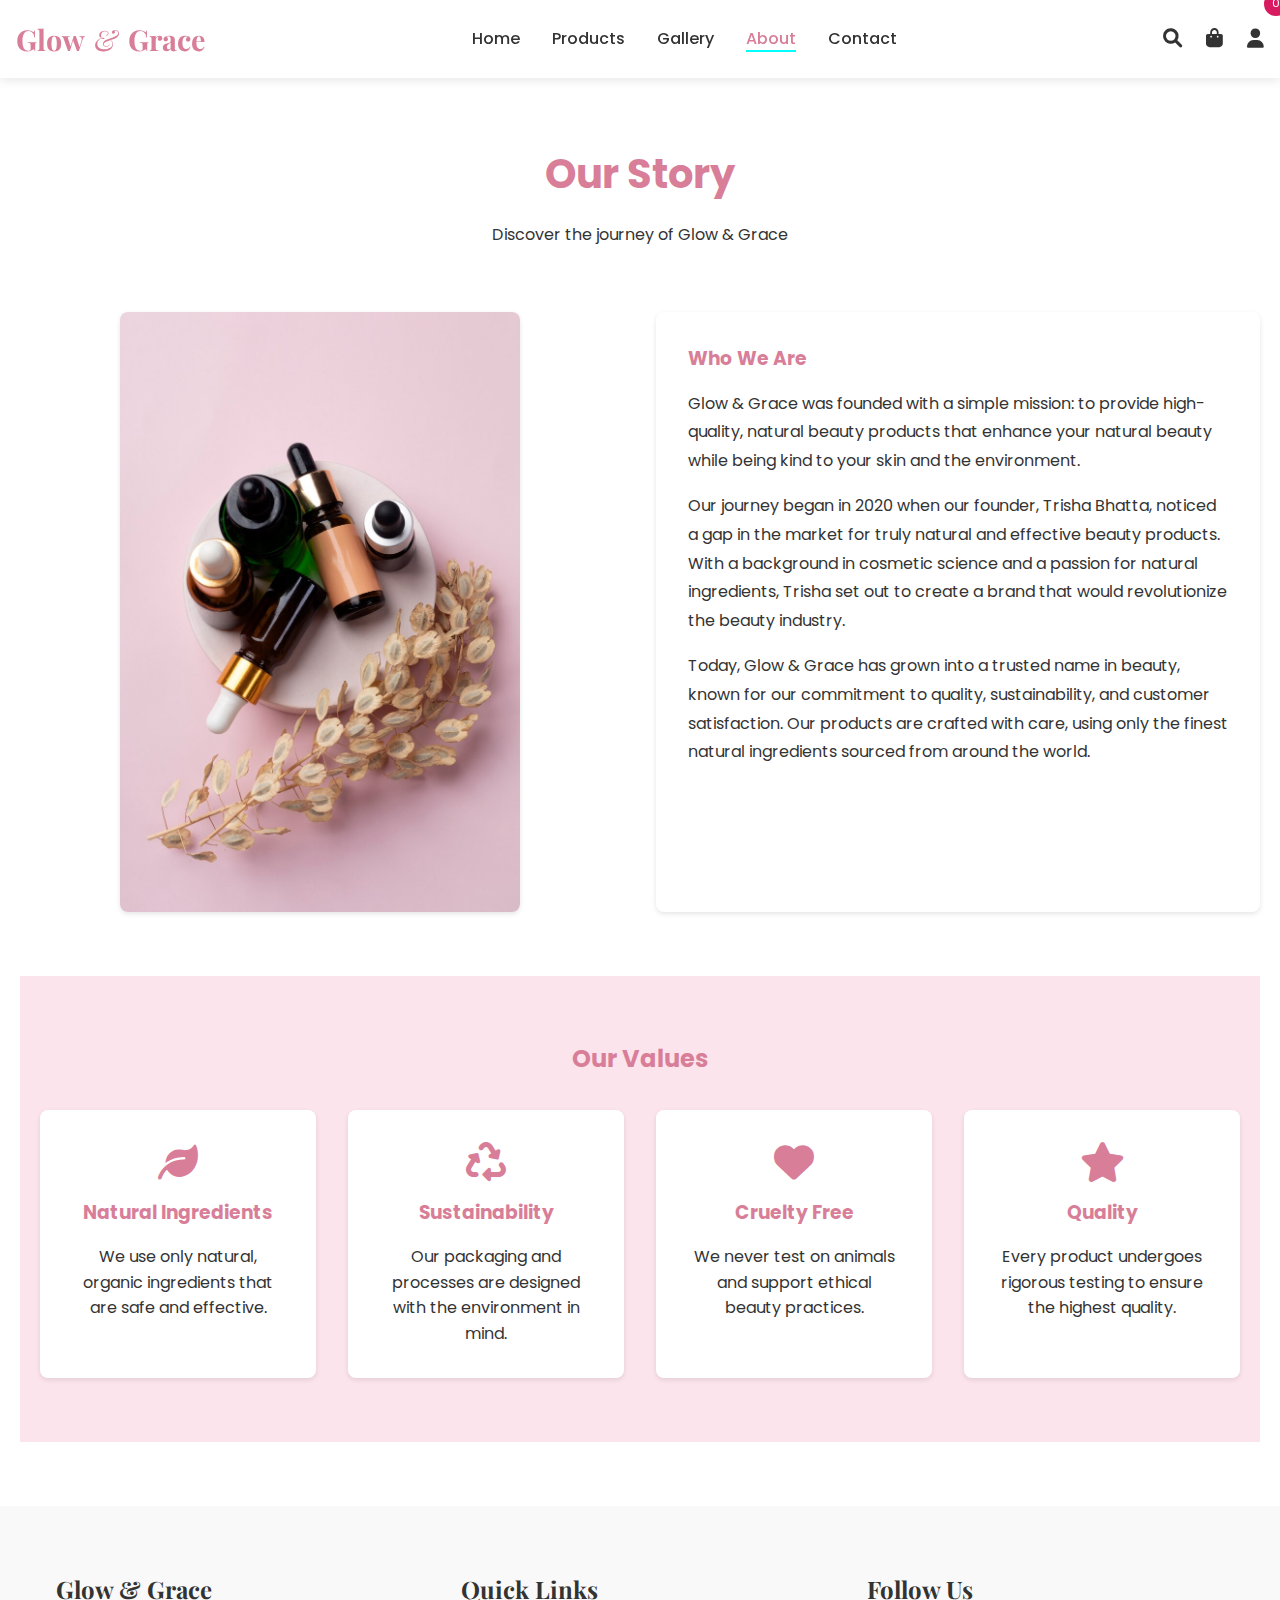
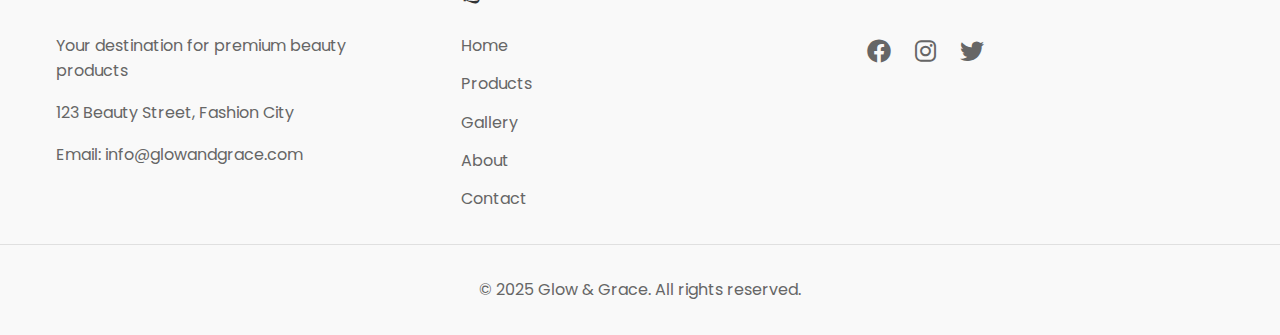
<file: about.html>
<!DOCTYPE html>
<html lang="en">
<head>
    <meta charset="UTF-8">
    <meta name="viewport" content="width=device-width, initial-scale=1.0">
    <title>About Us - Glow & Grace</title>
    <link rel="icon" type="image/x-icon" href="images/logo.gif">
    <link rel="stylesheet" href="css/style.css">
    <link rel="stylesheet" href="https://cdnjs.cloudflare.com/ajax/libs/font-awesome/6.0.0/css/all.min.css">
    <link href="https://fonts.googleapis.com/css2?family=Playfair+Display:wght@400;500;600;700&family=Poppins:wght@300;400;500;600&display=swap" rel="stylesheet">
    <style>

        .about-container {
            max-width: 1320px;
            margin: 4rem auto;
            padding: 0 20px;
        }

        .about-header {
            text-align: center;
            margin-bottom: 4rem;
        }

        .about-header h2 {
            color: var(--primary-color);
            font-size: 2.5rem;
            margin-bottom: 1rem;
        }

        .about-content {
            display: grid;
            grid-template-columns: 1fr 1fr;
            gap: 2rem;
            margin-bottom: 4rem;
        }

        .about-image {
            height: 600px;
            margin-left: 100px;
            object-fit: contain;
            border-radius: 8px;
            box-shadow: 0 2px 5px rgba(0, 0, 0, 0.1);
        }

        .about-text {
            padding: 2rem;
            background: var(--white);
            border-radius: 8px;
            box-shadow: 0 2px 5px rgba(0, 0, 0, 0.1);
        }

        .about-text h3 {
            color: var(--primary-color);
            margin-bottom: 1rem;
        }

        .about-text p {
            margin-bottom: 1rem;
            line-height: 1.8;
        }

        .values-section {
            background: var(--light-maroon);
            padding: 4rem 0;
            margin: 4rem 0;
        }

        .values-container {
            max-width: 1320px;
            margin: 0 auto;
            padding: 0 20px;
        }

        .values-grid {
            display: grid;
            grid-template-columns: repeat(auto-fit, minmax(250px, 1fr));
            gap: 2rem;
            margin-top: 2rem;
        }

        .value-card {
            background: var(--white);
            padding: 2rem;
            border-radius: 8px;
            text-align: center;
            box-shadow: 0 2px 5px rgba(0, 0, 0, 0.1);
        }

        .value-card i {
            font-size: 2.5rem;
            color: var(--primary-color);
            margin-bottom: 1rem;
        }

        .value-card h3 {
            color: var(--primary-color);
            margin-bottom: 1rem;
        }

        @media (max-width: 768px) {
            .about-content {
                grid-template-columns: 1fr;
            }
        }
    </style>
</head>

<body>
    <!-- Navigation Bar -->
    <nav class="navbar">
        <div class="nav-container">
            <div class="logo">
                <a href="index.html">Glow <span class="ampersand">&</span> Grace</a>
            </div>
            <ul class="nav-links">
                <li><a href="index.html">Home</a></li>
                <li><a href="products.html">Products</a></li>
                <li><a href="gallery.html">Gallery</a></li>
                <li><a href="about.html" class="active">About</a></li>
                <li><a href="contact.html">Contact</a></li>
            </ul>
            <div class="nav-icons">
                <a href="#" class="search-toggle"><i class="fas fa-search"></i></a>
                <a href="#"><i class="fas fa-shopping-bag"></i><span class="cart-count">0</span></a>
                <a href="#"><i class="fas fa-user"></i></a>
            </div>
            <div class="hamburger">
                <span></span>
                <span></span>
                <span></span>
            </div>
        </div>
        <div class="search-bar">
            <div class="search-container">
                <input type="text" placeholder="Search products...">
                <button type="submit"><i class="fas fa-search"></i></button>
            </div>
        </div>
    </nav>

    <!-- About Section -->
    <div class="about-container">
        <div class="about-header">
            <h2>Our Story</h2>
            <p>Discover the journey of Glow & Grace</p>
        </div>

        <div class="about-content">
            <img src="images/about/about.avif" alt="About Glow & Grace" class="about-image">
            <div class="about-text">
                <h3>Who We Are</h3>
                <p>Glow & Grace was founded with a simple mission: to provide high-quality, natural beauty products that enhance your natural beauty while being kind to your skin and the environment.</p>
                <p>Our journey began in 2020 when our founder, Trisha Bhatta, noticed a gap in the market for truly natural and effective beauty products. With a background in cosmetic science and a passion for natural ingredients, Trisha set out to create a brand that would revolutionize the beauty industry.</p>
                <p>Today, Glow & Grace has grown into a trusted name in beauty, known for our commitment to quality, sustainability, and customer satisfaction. Our products are crafted with care, using only the finest natural ingredients sourced from around the world.</p>
            </div>
        </div>

        <div class="values-section">
            <div class="values-container">
                <h2 style="text-align: center; color: var(--primary-color);">Our Values</h2>
                <div class="values-grid">
                    <div class="value-card">
                        <i class="fas fa-leaf"></i>
                        <h3>Natural Ingredients</h3>
                        <p>We use only natural, organic ingredients that are safe and effective.</p>
                    </div>
                    <div class="value-card">
                        <i class="fas fa-recycle"></i>
                        <h3>Sustainability</h3>
                        <p>Our packaging and processes are designed with the environment in mind.</p>
                    </div>
                    <div class="value-card">
                        <i class="fas fa-heart"></i>
                        <h3>Cruelty Free</h3>
                        <p>We never test on animals and support ethical beauty practices.</p>
                    </div>
                    <div class="value-card">
                        <i class="fas fa-star"></i>
                        <h3>Quality</h3>
                        <p>Every product undergoes rigorous testing to ensure the highest quality.</p>
                    </div>
                </div>
            </div>
        </div>
    </div>

    <!-- Footer -->
    <footer>
        <div class="footer-content">
            <div class="footer-section">
                <h3>Glow & Grace</h3>
                <p>Your destination for premium beauty products</p>
                <p>123 Beauty Street, Fashion City</p>
                <p>Email: <a href="mailto:info@glowandgrace.com">info@glowandgrace.com</a></p>
            </div>
            <div class="footer-section">
                <h3>Quick Links</h3>
                <ul>
                    <li><a href="index.html">Home</a></li>
                    <li><a href="products.html">Products</a></li>
                    <li><a href="gallery.html">Gallery</a></li>
                    <li><a href="about.html">About</a></li>
                    <li><a href="contact.html">Contact</a></li>
                </ul>
            </div>
            <div class="footer-section">
                <h3>Follow Us</h3>
                <div class="social-links">
                    <a href="https://facebook.com" target="_blank"><i class="fab fa-facebook"></i></a>
                    <a href="https://instagram.com" target="_blank"><i class="fab fa-instagram"></i></a>
                    <a href="https://twitter.com" target="_blank"><i class="fab fa-twitter"></i></a>
                </div>
            </div>
        </div>
        <div class="footer-bottom">
            <p>&copy; 2025 Glow & Grace. All rights reserved.</p>
        </div>
    </footer>
</body>
</html>
</file>
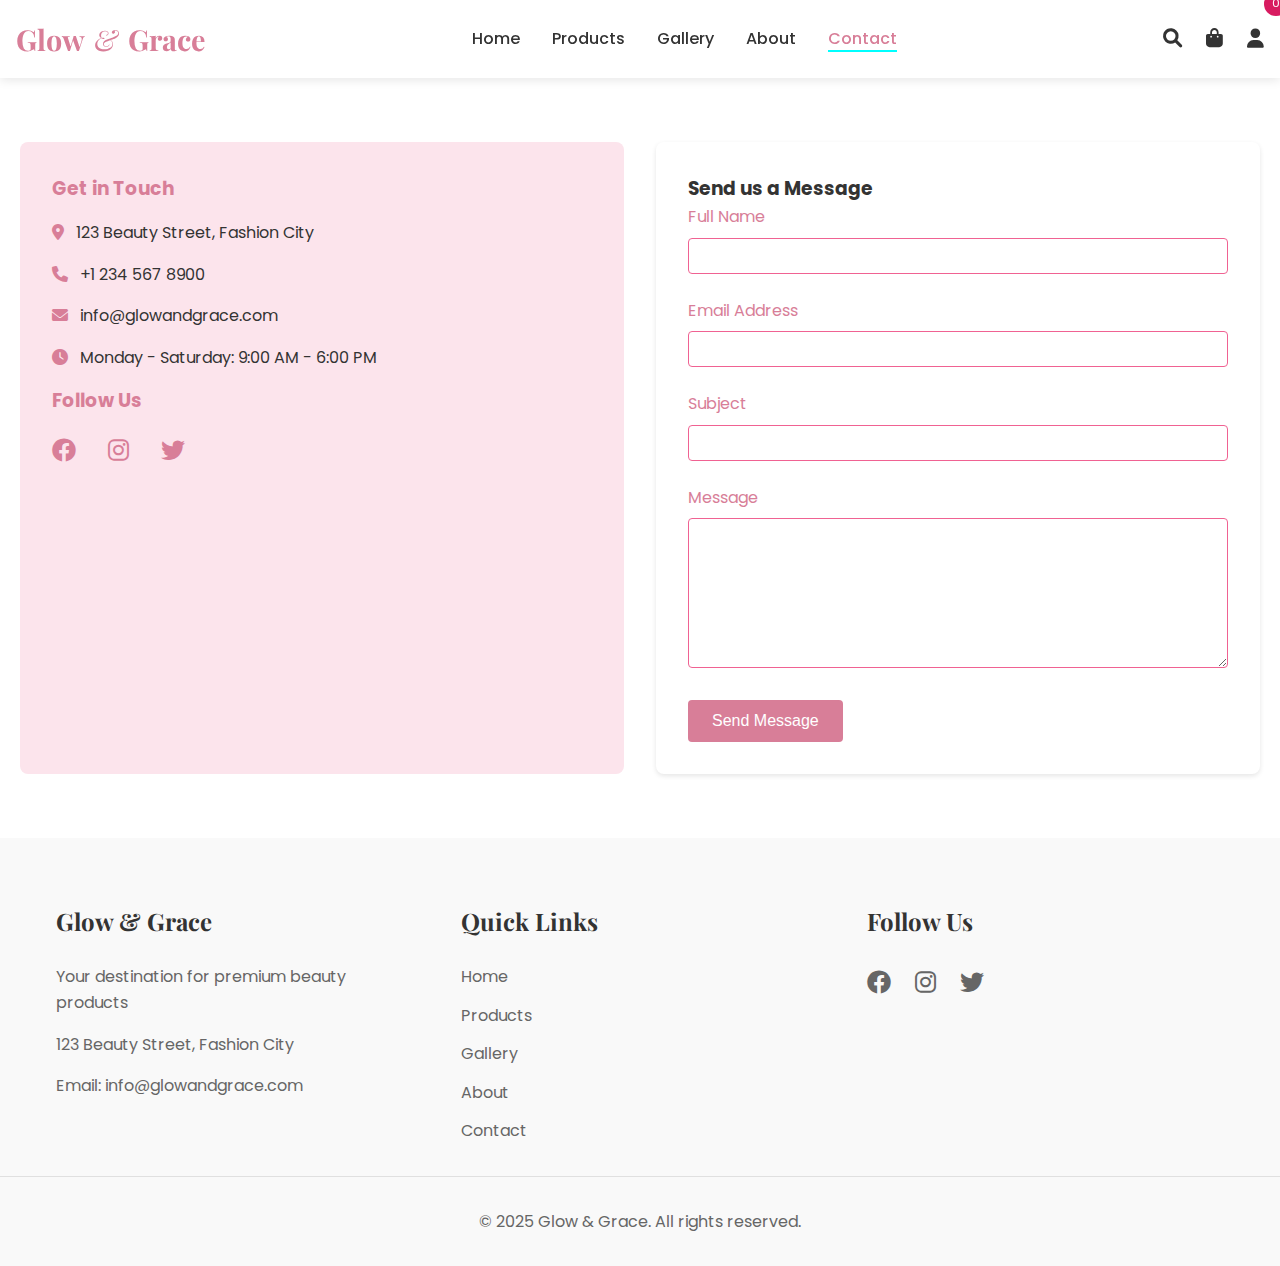
<file: contact.html>
<!DOCTYPE html>
<html lang="en">
<head>
    <meta charset="UTF-8">
    <meta name="viewport" content="width=device-width, initial-scale=1.0">
    <title>Contact Us - Glow & Grace</title>
    <link rel="icon" type="image/x-icon" href="images/logo.gif">
    <link rel="stylesheet" href="css/style.css">
    <link rel="stylesheet" href="https://cdnjs.cloudflare.com/ajax/libs/font-awesome/6.0.0/css/all.min.css">
    <link href="https://fonts.googleapis.com/css2?family=Playfair+Display:wght@400;500;600;700&family=Poppins:wght@300;400;500;600&display=swap" rel="stylesheet">

    <style>
        .contact-container {
            max-width: 1320px;
            margin: 4rem auto;
            padding: 0 20px;
            display: grid;
            grid-template-columns: 1fr 1fr;
            gap: 2rem;
        }

        .contact-info {
            padding: 2rem;
            background: var(--light-maroon);
            border-radius: 8px;
        }

        .contact-info h3 {
            color: var(--primary-color);
            margin-bottom: 1rem;
        }

        .contact-info p {
            margin-bottom: 1rem;
        }

        .contact-info i {
            margin-right: 0.5rem;
            color: var(--primary-color);
        }

        .contact-form {
            padding: 2rem;
            background: var(--white);
            border-radius: 8px;
            box-shadow: 0 2px 5px rgba(0, 0, 0, 0.1);
        }

        .form-group {
            margin-bottom: 1.5rem;
        }

        .form-group label {
            display: block;
            margin-bottom: 0.5rem;
            color: var(--primary-color);
        }

        .form-group input,
        .form-group textarea {
            width: 100%;
            padding: 0.5rem;
            border: 1px solid var(--secondary-color);
            border-radius: 4px;
            font-size: 1rem;
        }

        .form-group textarea {
            height: 150px;
            resize: vertical;
        }

        .error {
            color: #ff0000;
            font-size: 0.875rem;
            margin-top: 0.25rem;
            display: none;
        }

        .submit-btn {
            background-color: var(--primary-color);
            color: var(--white);
            padding: 0.75rem 1.5rem;
            border: none;
            border-radius: 4px;
            cursor: pointer;
            font-size: 1rem;
            transition: background-color 0.3s;
        }

        .submit-btn:hover {
            background-color: var(--light-maroon);
            color: var(--primary-color);
        }

        @media (max-width: 768px) {
            .contact-container {
                grid-template-columns: 1fr;
            }
        }
    </style>
</head>
<body>
    <!-- Navigation Bar -->
    <nav class="navbar">
        <div class="nav-container">
            <div class="logo">
                <a href="index.html">Glow <span class="ampersand">&</span> Grace</a>
            </div>
            <ul class="nav-links">
                <li><a href="index.html">Home</a></li>
                <li><a href="products.html">Products</a></li>
                <li><a href="gallery.html">Gallery</a></li>
                <li><a href="about.html">About</a></li>
                <li><a href="contact.html" class="active">Contact</a></li>
            </ul>
            <div class="nav-icons">
                <a href="#" class="search-toggle"><i class="fas fa-search"></i></a>
                <a href="#"><i class="fas fa-shopping-bag"></i><span class="cart-count">0</span></a>
                <a href="# "><i class="fas fa-user"></i></a>
            </div>
            <div class="hamburger">
                <span></span>
                <span></span>
                <span></span>
            </div>
        </div>
        <div class="search-bar">
            <div class="search-container">
                <input type="text" placeholder="Search products...">
                <button type="submit"><i class="fas fa-search"></i></button>
            </div>
        </div>
    </nav>

    <!-- Contact Section -->
    <div class="contact-container">
        <div class="contact-info">
            <h3>Get in Touch</h3>
            <p><i class="fas fa-map-marker-alt"></i> 123 Beauty Street, Fashion City</p>
            <p><i class="fas fa-phone"></i> +1 234 567 8900</p>
            <p><i class="fas fa-envelope"></i> info@glowandgrace.com</p>
            <p><i class="fas fa-clock"></i> Monday - Saturday: 9:00 AM - 6:00 PM</p>
            
            <h3>Follow Us</h3>
            <div class="social-links">
                <a href="https://facebook.com" target="_blank"><i class="fab fa-facebook"></i></a>
                <a href="https://instagram.com" target="_blank"><i class="fab fa-instagram"></i></a>
                <a href="https://twitter.com" target="_blank"><i class="fab fa-twitter"></i></a>
            </div>
        </div>

        <div class="contact-form">
            <h3>Send us a Message</h3>
            <form id="contactForm" onsubmit="return validateForm(event)">
                <div class="form-group">
                    <label for="name">Full Name</label>
                    <input type="text" id="name" name="name" required>
                    <div class="error" id="nameError">Please enter your full name</div>
                </div>

                <div class="form-group">
                    <label for="email">Email Address</label>
                    <input type="email" id="email" name="email" required>
                    <div class="error" id="emailError">Please enter a valid email address</div>
                </div>

                <div class="form-group">
                    <label for="subject">Subject</label>
                    <input type="text" id="subject" name="subject" required>
                    <div class="error" id="subjectError">Please enter a subject</div>
                </div>

                <div class="form-group">
                    <label for="message">Message</label>
                    <textarea id="message" name="message" required></textarea>
                    <div class="error" id="messageError">Please enter your message</div>
                </div>

                <button type="submit" class="submit-btn">Send Message</button>
            </form>
        </div>
    </div>

    <!-- Footer -->
    <footer>
        <div class="footer-content">
            <div class="footer-section">
                <h3>Glow & Grace</h3>
                <p>Your destination for premium beauty products</p>
                <p>123 Beauty Street, Fashion City</p>
                <p>Email: <a href="mailto:info@glowandgrace.com">info@glowandgrace.com</a></p>
            </div>
            <div class="footer-section">
                <h3>Quick Links</h3>
                <ul>
                    <li><a href="index.html">Home</a></li>
                    <li><a href="products.html">Products</a></li>
                    <li><a href="gallery.html">Gallery</a></li>
                    <li><a href="about.html">About</a></li>
                    <li><a href="contact.html">Contact</a></li>
                </ul>
            </div>
            <div class="footer-section">
                <h3>Follow Us</h3>
                <div class="social-links">
                    <a href="https://facebook.com" target="_blank"><i class="fab fa-facebook"></i></a>
                    <a href="https://instagram.com" target="_blank"><i class="fab fa-instagram"></i></a>
                    <a href="https://twitter.com" target="_blank"><i class="fab fa-twitter"></i></a>
                </div>
            </div>
        </div>
        <div class="footer-bottom">
            <p>&copy; 2025 Glow & Grace. All rights reserved.</p>
        </div>
    </footer>

    <script>
        function validateForm(event) {
            event.preventDefault();
            
            // Get form elements
            const name = document.getElementById('name');
            const email = document.getElementById('email');
            const subject = document.getElementById('subject');
            const message = document.getElementById('message');
            
            // Get error elements
            const nameError = document.getElementById('nameError');
            const emailError = document.getElementById('emailError');
            const subjectError = document.getElementById('subjectError');
            const messageError = document.getElementById('messageError');
            
            // Reset error messages
            nameError.style.display = 'none';
            emailError.style.display = 'none';
            subjectError.style.display = 'none';
            messageError.style.display = 'none';
            
            let isValid = true;
            
            // Validate name
            if (name.value.trim() === '') {
                nameError.style.display = 'block';
                isValid = false;
            }
            
            // Validate email
            const emailRegex = /^[^\s@]+@[^\s@]+\.[^\s@]+$/;
            if (!emailRegex.test(email.value)) {
                emailError.style.display = 'block';
                isValid = false;
            }
            
            // Validate subject
            if (subject.value.trim() === '') {
                subjectError.style.display = 'block';
                isValid = false;
            }
            
            // Validate message
            if (message.value.trim() === '') {
                messageError.style.display = 'block';
                isValid = false;
            }
            
            if (isValid) {
                // Here you would typically send the form data to a server
                alert('Thank you for your message! We will get back to you soon.');
                document.getElementById('contactForm').reset();
            }
            
            return false;
        }
    </script>
</body>
</html>
</file>
<file: css/style.css>
/* CSS Variables */
:root {
    --primary-color: #d87e98;
    --secondary-color: #f06292;
    --accent-color: #d81b60;
    --text-color: #333333;
    --text-muted: #666666;
    --white: #ffffff;
    --light-bg: #f9f9f9;
    --light-maroon: #fce4ec;
    --border-color: #e0e0e0;
    --shadow: 0 2px 10px rgba(0, 0, 0, 0.1);
    --transition: all 0.3s ease;
    --success-color: #4caf50;
    --error-color: #f44336;
}

/* Reset and Base Styles */
* {
    margin: 0;
    padding: 0;
    box-sizing: border-box;
}

body {
    font-family: 'Poppins', sans-serif;
    line-height: 1.6;
    color: var(--text-color);
    background-color: white;
}

a {
    text-decoration: none;
    color: inherit;
}

ul {
    list-style: none;
}

img {
    max-width: 100%;
    height: auto;
}

/* Button Styles */
.btn {
    display: inline-block;
    padding: 0.8rem 1.5rem;
    background-color: var(--primary-color);
    color: var(--white);
    border: none;
    border-radius: 25px;
    font-weight: 500;
    cursor: pointer;
    transition: var(--transition);
}

.btn:hover {
    background-color: var(--accent-color);
    transform: translateY(-2px);
}

/* Navigation Bar */
.navbar {
    position: sticky;
    top: 0;
    background-color: rgba(255, 255, 255, 0.806);
    box-shadow: var(--shadow);
    z-index: 1000;

}

.nav-container {
    max-width: 1320px;
    margin: 0 auto;
    padding: 1rem;
    display: flex;
    justify-content: space-between;
    align-items: center;
}

.logo a {
    font-family: 'Playfair Display', serif;
    font-size: 1.8rem;
    font-weight: 700;
    color: var(--primary-color);
    transition: var(--transition);
}

.logo a:hover {
    color: var(--accent-color);
}

/* Logo Ampersand Style */
.logo a span.ampersand {
    font-family: 'Playfair Display', serif;
    font-style: italic;
    font-weight: 400;
    margin: 0 0.2rem;
}

.nav-links {
    display: flex;
    gap: 2rem;
}

.nav-links a {
    font-weight: 500;
    transition: var(--transition);
}

.nav-links a:hover,
.nav-links a.active {
    color: var(--primary-color);
    border-bottom: 2px solid cyan;
}

.nav-icons {
    display: flex;
    gap: 1.5rem;
}

.nav-icons a {
    font-size: 1.2rem;
    transition: var(--transition);
}

.nav-icons a:hover {
    color: var(--primary-color);
}

.cart-count {
    position: absolute;
    top: -8px;
    right: -8px;
    background-color: var(--accent-color);
    color: var(--white);
    font-size: 0.7rem;
    padding: 0.2rem 0.5rem;
    border-radius: 50%;
}

.hamburger {
    display: none;
    flex-direction: column;
    gap: 6px;
    cursor: pointer;
}

.hamburger span {
    display: block;
    width: 25px;
    height: 2px;
    background-color: var(--text-color);
    transition: var(--transition);
}

/* Search Bar */
.search-bar {
    display: none;
    background-color: var(--white);
    padding: 1rem;
    border-top: 1px solid var(--border-color);
}

.search-container {
    max-width: 600px;
    margin: 0 auto;
    display: flex;
    gap: 1rem;
}

.search-container input {
    flex: 1;
    padding: 0.8rem;
    border: 1px solid var(--border-color);
    border-radius: 25px;
    font-size: 1rem;
}

.search-container button {
    background: none;
    border: none;
    color: var(--text-color);
    cursor: pointer;
    transition: var(--transition);
}

.search-container button:hover {
    color: var(--primary-color);
}

/* Footer */
footer {
    background-color: var(--light-bg);
    padding: 4rem 0 2rem;
}

.footer-content {
    max-width: 1200px;
    margin: 0 auto;
    padding: 0 1rem;
    display: grid;
    grid-template-columns: repeat(3, 1fr);
    gap: 3rem;
}

.footer-section h3 {
    font-family: 'Playfair Display', serif;
    font-size: 1.5rem;
    margin-bottom: 1.5rem;
    color: var(--text-color);
}

.footer-section p {
    margin-bottom: 1rem;
    color: var(--text-muted);
}

.footer-section ul {
    display: flex;
    flex-direction: column;
    gap: 0.8rem;
}

.footer-section ul a {
    color: var(--text-muted);
    transition: var(--transition);
}

.footer-section ul a:hover {
    color: var(--primary-color);
}

.social-links {
    display: flex;
    gap: 1.5rem;
}

.social-links a {
    font-size: 1.5rem;
    color: var(--text-muted);
    transition: var(--transition);
}

.social-links a:hover {
    color: var(--primary-color);
}

.footer-bottom {
    text-align: center;
    padding-top: 2rem;
    margin-top: 2rem;
    border-top: 1px solid var(--border-color);
    color: var(--text-muted);
}

/* Responsive Design */
@media (max-width: 992px) {
    .nav-links {
        display: none;
    }

    .hamburger {
        display: flex;
    }

    .hamburger.active span:nth-child(1) {
        transform: rotate(45deg) translate(8px, 6px);
    }

    .hamburger.active span:nth-child(2) {
        opacity: 0;
    }

    .hamburger.active span:nth-child(3) {
        transform: rotate(-45deg) translate(7px, -5px);
    }

    .nav-links.active {
        display: flex;
        flex-direction: column;
        position: absolute;
        top: 100%;
        left: 0;
        right: 0;
        background-color: var(--white);
        padding: 1rem;
        box-shadow: var(--shadow);
    }

    .footer-content {
        grid-template-columns: repeat(2, 1fr);
    }
}

@media (max-width: 768px) {
    .nav-icons {
        gap: 1rem;
    }

    .footer-content {
        grid-template-columns: 1fr;
        text-align: center;
    }

    .social-links {
        justify-content: center;
    }
}

@media (max-width: 576px) {
    .logo a {
        font-size: 1.5rem;
    }

    .nav-icons {
        font-size: 1rem;
    }
}

/* Cart Modal */
.cart-modal {
    display: none;
    position: fixed;
    top: 0;
    left: 0;
    width: 100%;
    height: 100%;
    background-color: rgba(0, 0, 0, 0.5);
    z-index: 1000;
    overflow-y: auto;
}

.cart-content {
    position: relative;
    max-width: 800px;
    margin: 2rem auto;
    background-color: var(--white);
    border-radius: 10px;
    padding: 2rem;
    box-shadow: var(--shadow);
}

.cart-header {
    display: flex;
    justify-content: space-between;
    align-items: center;
    margin-bottom: 1.5rem;
    padding-bottom: 1rem;
    border-bottom: 1px solid var(--border-color);
}

.cart-header h2 {
    font-family: 'Playfair Display', serif;
    color: var(--primary-color);
    margin: 0;
}

.close-cart {
    background: none;
    border: none;
    font-size: 1.5rem;
    color: var(--text-color);
    cursor: pointer;
    transition: var(--transition);
}

.close-cart:hover {
    color: var(--primary-color);
}

.cart-items {
    max-height: 400px;
    overflow-y: auto;
    margin-bottom: 1.5rem;
}

.cart-item {
    display: flex;
    align-items: center;
    padding: 1rem 0;
    border-bottom: 1px solid var(--border-color);
}

.cart-item:last-child {
    border-bottom: none;
}

.cart-item-image {
    width: 80px;
    height: 80px;
    margin-right: 1rem;
    border-radius: 5px;
    overflow: hidden;
}

.cart-item-image img {
    width: 100%;
    height: 100%;
    object-fit: cover;
}

.cart-item-details {
    flex: 1;
}

.cart-item-details h3 {
    font-size: 1.1rem;
    margin: 0 0 0.5rem;
}

.cart-item-category {
    color: var(--text-muted);
    font-size: 0.9rem;
    margin: 0 0 0.5rem;
}

.cart-item-price {
    font-weight: 600;
    margin: 0 0 0.5rem;
}

.cart-item-quantity {
    display: flex;
    align-items: center;
    gap: 0.5rem;
}

.cart-item-quantity input {
    width: 50px;
    text-align: center;
    border: 1px solid var(--border-color);
    border-radius: 5px;
    padding: 0.3rem;
}

.quantity-btn {
    width: 30px;
    height: 30px;
    border: 1px solid var(--border-color);
    border-radius: 50%;
    background-color: var(--white);
    cursor: pointer;
    transition: var(--transition);
}

.quantity-btn:hover {
    background-color: var(--light-maroon);
    color: var(--primary-color);
}

.remove-item {
    background: none;
    border: none;
    color: var(--text-muted);
    cursor: pointer;
    transition: var(--transition);
    padding: 0.5rem;
}

.remove-item:hover {
    color: var(--error-color);
}

.cart-summary {
    display: flex;
    justify-content: space-between;
    align-items: center;
    padding-top: 1rem;
    border-top: 1px solid var(--border-color);
}

.cart-total {
    font-size: 1.2rem;
    font-weight: 600;
}

.total-amount {
    color: var(--primary-color);
    margin-left: 0.5rem;
}

.checkout-btn {
    background-color: var(--primary-color);
    color: var(--white);
    border: none;
    border-radius: 25px;
    padding: 0.8rem 1.5rem;
    font-weight: 500;
    cursor: pointer;
    transition: var(--transition);
}

.checkout-btn:hover {
    background-color: var(--accent-color);
    transform: translateY(-2px);
}

.empty-cart {
    text-align: center;
    color: var(--text-muted);
    padding: 2rem 0;
}

/* Notification */
.notification {
    position: fixed;
    bottom: 20px;
    right: 20px;
    background-color: var(--success-color);
    color: var(--white);
    padding: 1rem 1.5rem;
    border-radius: 5px;
    box-shadow: var(--shadow);
    transform: translateY(100px);
    opacity: 0;
    transition: all 0.3s ease;
    z-index: 2000;
}

.notification.show {
    transform: translateY(0);
    opacity: 1;
}

/* Responsive Cart Modal */
@media (max-width: 768px) {
    .cart-content {
        margin: 1rem;
        padding: 1rem;
    }
    
    .cart-item {
        flex-direction: column;
        align-items: flex-start;
    }
    
    .cart-item-image {
        width: 100%;
        height: 150px;
        margin-right: 0;
        margin-bottom: 1rem;
    }
    
    .remove-item {
        align-self: flex-end;
        margin-top: 1rem;
    }
    
    .cart-summary {
        flex-direction: column;
        gap: 1rem;
    }
    
    .checkout-btn {
        width: 100%;
    }
}

/* Checkout Popup Styles */
.checkout-popup {
    position: fixed;
    top: 0;
    left: 0;
    width: 100%;
    height: 100%;
    background-color: rgba(0, 0, 0, 0.7);
    display: flex;
    justify-content: center;
    align-items: center;
    z-index: 2000;
    animation: fadeIn 0.3s ease;
}

.checkout-content {
    background-color: white;
    padding: 2rem;
    border-radius: 8px;
    box-shadow: 0 4px 20px rgba(0, 0, 0, 0.2);
    text-align: center;
    max-width: 400px;
    width: 90%;
    animation: slideIn 0.3s ease;
}

.checkout-content h2 {
    color: var(--primary-color);
    margin-bottom: 1rem;
    font-family: 'Playfair Display', serif;
}

.checkout-content p {
    margin-bottom: 1rem;
    color: var(--text-color);
}

.checkout-content strong {
    color: var(--primary-color);
    font-size: 1.2rem;
}

.close-popup {
    background-color: var(--primary-color);
    color: white;
    border: none;
    padding: 0.75rem 1.5rem;
    border-radius: 4px;
    cursor: pointer;
    font-weight: 500;
    margin-top: 1rem;
    transition: background-color 0.3s ease;
}

.close-popup:hover {
    background-color: var(--secondary-color);
}

@keyframes fadeIn {
    from { opacity: 0; }
    to { opacity: 1; }
}

@keyframes slideIn {
    from { transform: translateY(-20px); opacity: 0; }
    to { transform: translateY(0); opacity: 1; }
}

/* Animation Keyframes */
@keyframes fadeOut {
    from { opacity: 1; }
    to { opacity: 0; }
}

@keyframes slideInRight {
    from { transform: translateX(-20px); opacity: 0; }
    to { transform: translateX(0); opacity: 1; }
}

@keyframes slideInLeft {
    from { transform: translateX(20px); opacity: 0; }
    to { transform: translateX(0); opacity: 1; }
}

@keyframes scaleIn {
    from { transform: scale(0.9); opacity: 0; }
    to { transform: scale(1); opacity: 1; }
}

@keyframes pulse {
    0% { transform: scale(1); }
    50% { transform: scale(1.05); }
    100% { transform: scale(1); }
}

/* Product Card Animations */
.product-card {
    transition: transform 0.3s ease, box-shadow 0.3s ease;
    animation: scaleIn 0.5s ease;
}

.product-card:hover {
    transform: translateY(-10px);
    box-shadow: 0 10px 20px rgba(0, 0, 0, 0.1);
}

.product-card.fade-in {
    animation: fadeIn 0.5s ease forwards;
}

.product-card.fade-out {
    animation: fadeOut 0.3s ease forwards;
}

/* Pagination Styles */
.pagination-container {
    display: flex;
    justify-content: center;
    align-items: center;
    margin: 2rem auto;
    gap: 0.5rem;
}

.pagination-btn {
    width: 40px;
    height: 40px;
    border-radius: 50%;
    border: 1px solid var(--primary-color);
    background: var(--white);
    color: var(--primary-color);
    font-size: 1rem;
    cursor: pointer;
    display: flex;
    align-items: center;
    justify-content: center;
    transition: all 0.3s ease;
}

.pagination-btn:hover {
    background: var(--primary-color);
    color: var(--white);
}

.pagination-btn.active {
    background: var(--primary-color);
    color: var(--white);
}

.pagination-btn:disabled {
    opacity: 0.5;
    cursor: not-allowed;
}

/* Quick View Modal Animations */
.quick-view-modal {
    animation: fadeIn 0.3s ease;
}

.quick-view-content {
    animation: slideIn 0.4s ease;
}

/* Cart Modal Animations */
.cart-modal {
    animation: fadeIn 0.3s ease;
}

.cart-content {
    animation: slideInRight 0.4s ease;
}

.cart-item {
    animation: slideInLeft 0.4s ease;
    transition: transform 0.3s ease, box-shadow 0.3s ease;
}

.cart-item:hover {
    transform: translateX(5px);
    box-shadow: 0 5px 15px rgba(0, 0, 0, 0.1);
}

/* Checkout Popup Animations */
.checkout-popup {
    animation: fadeIn 0.3s ease;
}

.checkout-content {
    animation: scaleIn 0.4s ease;
}

/* Notification Animations */
.notification {
    animation: slideIn 0.3s ease;
}

.notification.show {
    animation: slideIn 0.3s ease forwards;
}

/* Button Animations */
.btn, button {
    transition: all 0.3s ease;
}

.btn:hover, button:hover {
    transform: translateY(-3px);
    box-shadow: 0 5px 15px rgba(0, 0, 0, 0.1);
}

/* Navigation Animations */
.nav-container a {
    transition: all 0.3s ease;
}

.nav-container a:hover {
    transform: translateY(-2px);
}

.nav-icons a {
    transition: all 0.3s ease;
}

.nav-icons a:hover {
    transform: scale(1.1);
}

/* Filter Animations */
.filter-section select, .filter-section input {
    transition: all 0.3s ease;
}

.filter-section select:focus, .filter-section input:focus {
    transform: translateY(-2px);
    box-shadow: 0 5px 15px rgba(0, 0, 0, 0.1);
}

/* Badge Animations */
.product-badge {
    animation: scaleIn 0.3s ease;
}

/* Quantity Selector Animations */
.quantity-selector button {
    transition: all 0.3s ease;
}

.quantity-selector button:hover {
    transform: scale(1.1);
}

/* Footer Animations */
.footer-section h3 {
    transition: all 0.3s ease;
}

.footer-section h3:hover {
    transform: translateX(5px);
}

.social-links a {
    transition: all 0.3s ease;
}

.social-links a:hover {
    transform: translateY(-5px);
}

/* Hero Section Animations */
.hero-content h1 {
    animation: slideIn 1s ease;
}

.hero-content p {
    animation: slideIn 1s ease 0.2s forwards;
    opacity: 0;
}

.hero-content .btn {
    animation: slideIn 1s ease 0.4s forwards;
    opacity: 0;
}

/* Featured Products Animations */
.section-title {
    animation: slideIn 0.5s ease;
}

/* About Section Animations */
.about-content {
    animation: fadeIn 1s ease;
}

.about-image {
    animation: scaleIn 1s ease;
}

/* Contact Form Animations */
.contact-form input, .contact-form textarea {
    transition: all 0.3s ease;
}

.contact-form input:focus, .contact-form textarea:focus {
    transform: translateY(-2px);
    box-shadow: 0 5px 15px rgba(0, 0, 0, 0.1);
}

/* Gallery Animations */
.gallery-item {
    transition: all 0.3s ease;
    animation: scaleIn 0.5s ease;
}

.gallery-item:hover {
    transform: scale(1.05);
    box-shadow: 0 10px 20px rgba(0, 0, 0, 0.2);
}

/* Scroll Reveal Animations */
.scroll-reveal {
    opacity: 0;
    transform: translateY(30px);
    transition: all 0.8s cubic-bezier(0.4, 0, 0.2, 1);
}

.scroll-reveal.revealed {
    opacity: 1;
    transform: translateY(0);
}

/* Stagger the animations for multiple cards */
.product-card.scroll-reveal:nth-child(1) {
    transition-delay: 0.1s;
}

.product-card.scroll-reveal:nth-child(2) {
    transition-delay: 0.2s;
}

.product-card.scroll-reveal:nth-child(3) {
    transition-delay: 0.3s;
}

/* Remove all animation keyframes and animation-related styles */

/* Keep only the basic transitions for hover effects */
.btn, button {
    transition: background-color 0.3s ease;
}

.nav-container a {
    transition: color 0.3s ease;
}

.nav-icons a {
    transition: color 0.3s ease;
}

.filter-section select, .filter-section input {
    transition: border-color 0.3s ease;
}

.quantity-selector button {
    transition: background-color 0.3s ease;
}

.footer-section h3 {
    transition: color 0.3s ease;
}

.social-links a {
    transition: color 0.3s ease;
}

.contact-form input, .contact-form textarea {
    transition: border-color 0.3s ease;
}

.gallery-item {
    transition: opacity 0.3s ease;
}

/* Product Detail Modal Styles */
.modal {
    display: none; /* Hidden by default */
    position: fixed; /* Stay in place */
    z-index: 1000; /* Sit on top */
    left: 0;
    top: 0;
    width: 100%; /* Full width */
    height: 100%; /* Full height */
    overflow: auto; /* Enable scroll if needed */
    background-color: rgba(0,0,0,0.6); /* Black w/ opacity */
    justify-content: center; /* Center horizontally */
    align-items: center; /* Center vertically */
}

.modal-content {
    background-color: #fff;
    margin: auto;
    padding: 30px;
    border-radius: 8px;
    box-shadow: 0 5px 15px rgba(0,0,0,0.2);
    width: 80%;
    max-width: 500px;
    position: relative;
    text-align: center;
}

.modal-close {
    color: #aaa;
    position: absolute;
    top: 10px;
    right: 20px;
    font-size: 28px;
    font-weight: bold;
    cursor: pointer;
}

.modal-close:hover,
.modal-close:focus {
    color: #333;
    text-decoration: none;
    cursor: pointer;
}

#modal-product-image {
    max-width: 100%;
    height: auto;
    max-height: 300px; /* Adjust as needed */
    margin-bottom: 20px;
    border-radius: 5px;
}

#modal-product-name {
    font-family: 'Playfair Display', serif;
    font-size: 1.8em;
    margin-bottom: 15px;
    color: var(--primary-color);
}

#modal-product-description {
    font-family: 'Poppins', sans-serif;
    font-size: 1em;
    line-height: 1.6;
    color: #555;
}

/* Class to show the modal */
.modal-show {
    display: flex;
}
</file>
